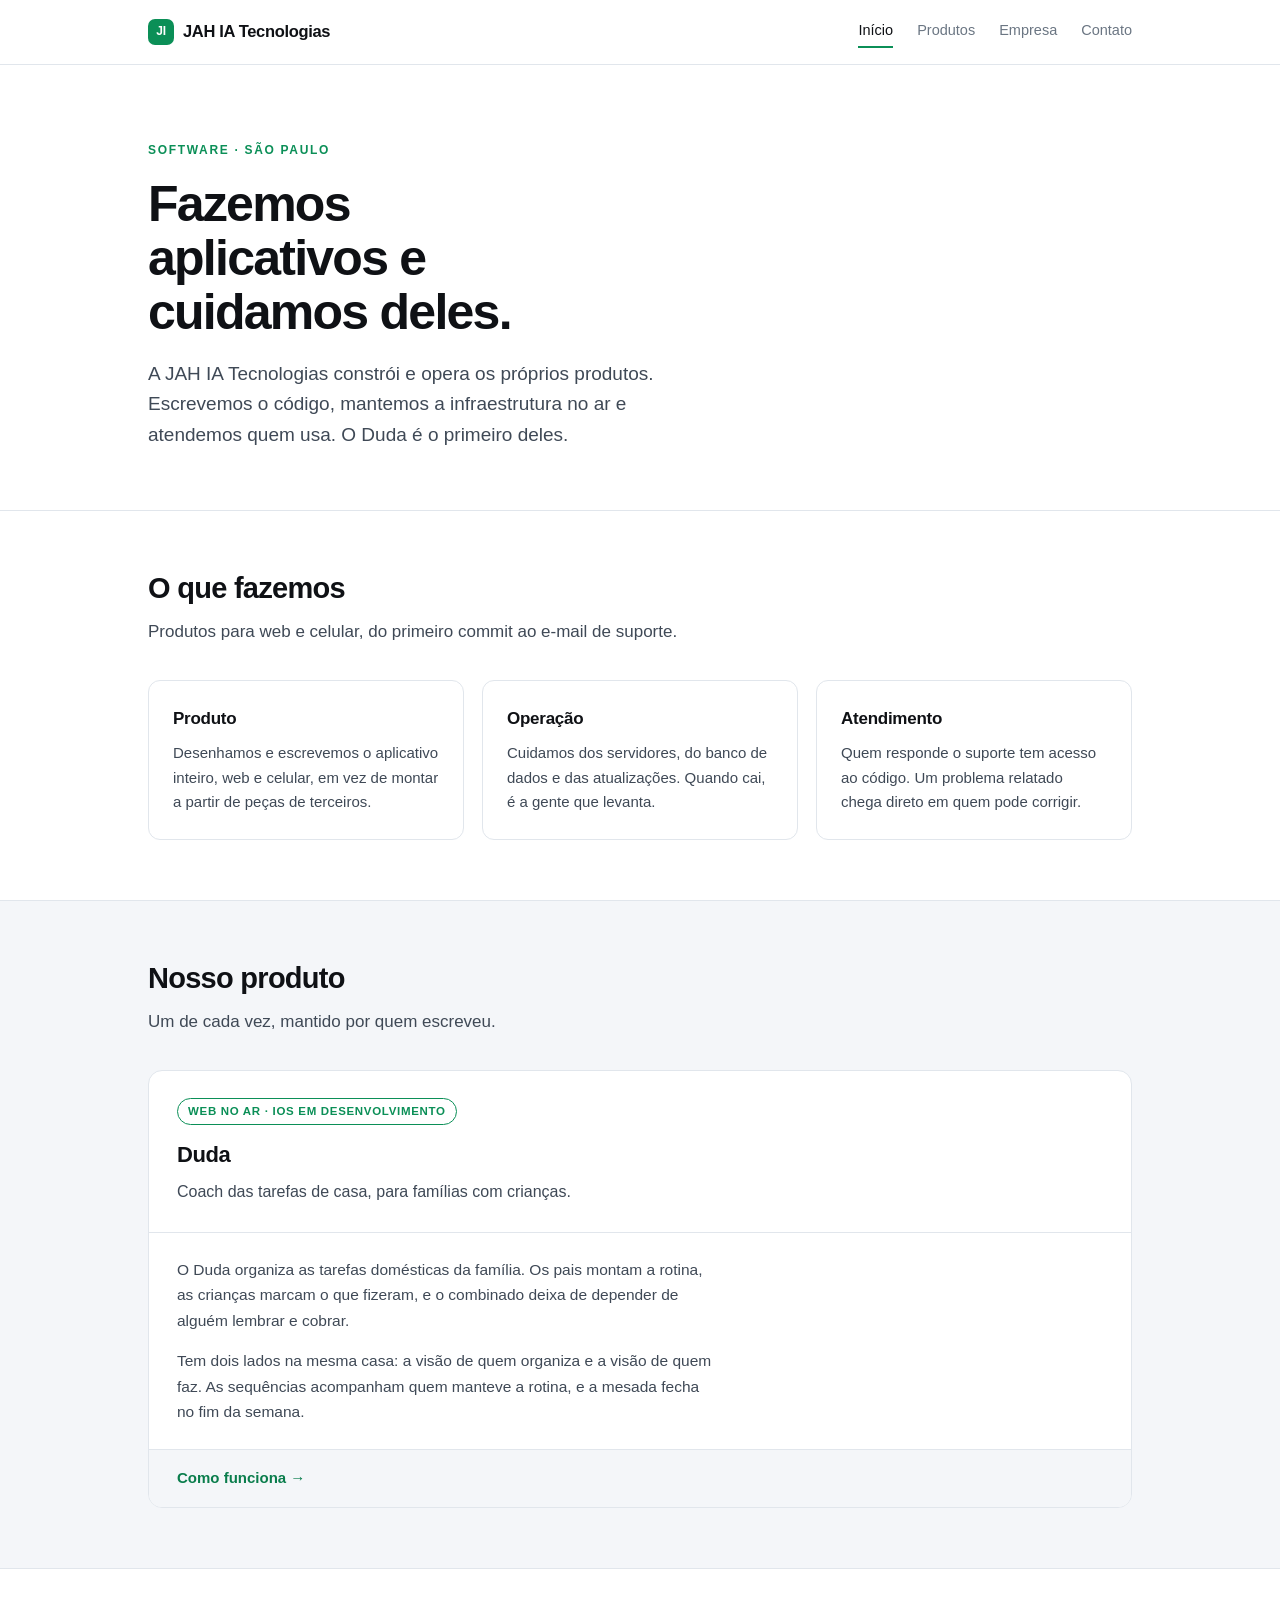
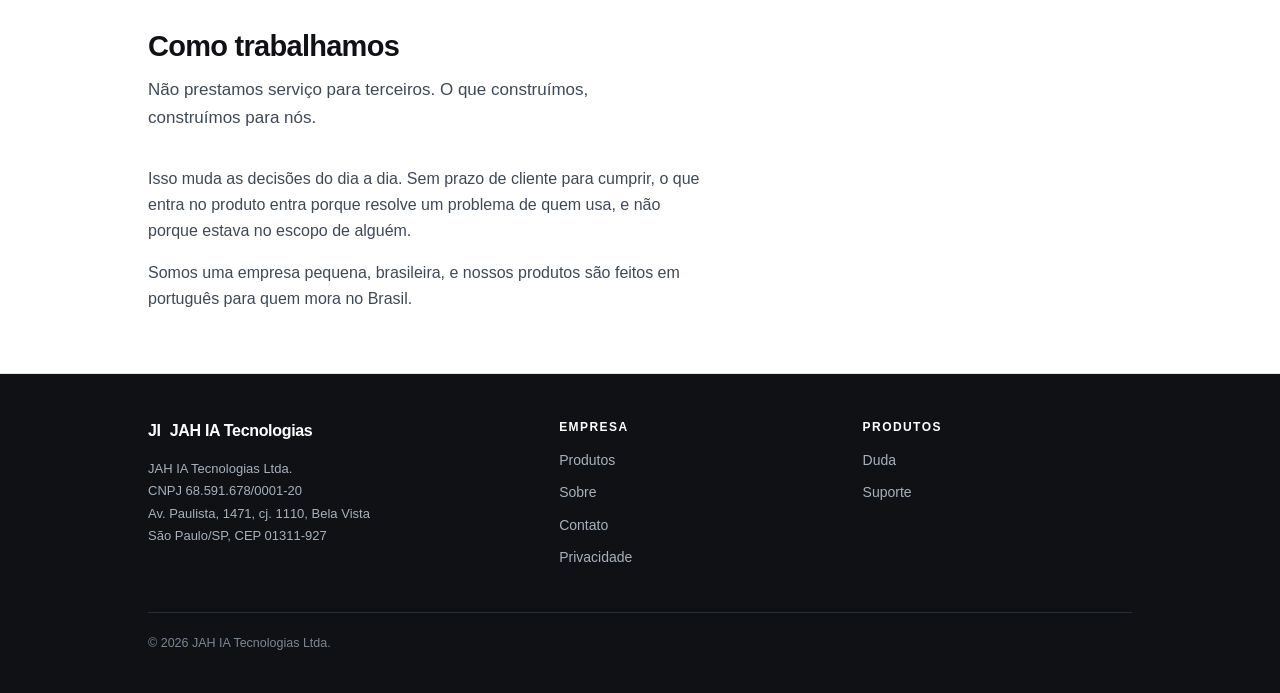
<file: index.html>
<!doctype html>
<html lang="pt-BR">
<head>
<meta charset="utf-8">
<meta name="viewport" content="width=device-width, initial-scale=1">
<title>JAH IA Tecnologias</title>
<meta name="description" content="Empresa de software em São Paulo. Construímos e operamos nossos próprios aplicativos para web e celular.">
<link rel="canonical" href="https://jahias.com/">
<meta property="og:title" content="JAH IA Tecnologias">
<meta property="og:description" content="Empresa de software em São Paulo. Construímos e operamos nossos próprios aplicativos para web e celular.">
<meta property="og:url" content="https://jahias.com/">
<meta property="og:type" content="website">
<meta property="og:locale" content="pt_BR">
<link rel="stylesheet" href="/style.css">
<script type="application/ld+json">
{"@context":"https://schema.org","@type":"Organization","@id":"https://jahias.com/#org",
"name":"JAH IA Tecnologias","legalName":"JAH IA TECNOLOGIAS LTDA","url":"https://jahias.com/",
"taxID":"68.591.678/0001-20","foundingDate":"2026-08-12",
"address":{"@type":"PostalAddress","streetAddress":"Avenida Paulista, 1471, Conjunto 1110",
"addressLocality":"São Paulo","addressRegion":"SP","postalCode":"01311-927","addressCountry":"BR"},
"contactPoint":[{"@type":"ContactPoint","contactType":"customer support","email":"contato@jahias.com",
"availableLanguage":["Portuguese"],"areaServed":"BR"}],
"owns":{"@type":"SoftwareApplication","name":"Duda","applicationCategory":"LifestyleApplication",
"url":"https://www.ajudaduda.com"}}
</script>
</head>
<body>
<header class="site-head">
  <div class="wrap">
    <a class="brand" href="/"><span class="glyph">JI</span>JAH IA Tecnologias</a>
    <nav class="nav">
      <a href="/" class="active">Início</a>
      <a href="/produtos/">Produtos</a>
      <a href="/empresa/">Empresa</a>
      <a href="/contato/">Contato</a>
    </nav>
  </div>
</header>
<div class="hero">
  <div class="wrap">
    <p class="eyebrow">Software · São Paulo</p>
    <h1>Fazemos aplicativos e cuidamos deles.</h1>
    <p class="lede">
      A JAH IA Tecnologias constrói e opera os próprios produtos. Escrevemos o
      código, mantemos a infraestrutura no ar e atendemos quem usa. O Duda é o
      primeiro deles.
    </p>
  </div>
</div>

<section>
  <div class="wrap">
    <h2>O que fazemos</h2>
    <p class="sub">
      Produtos para web e celular, do primeiro commit ao e-mail de suporte.
    </p>
    <div class="grid">
      <div class="card">
        <h3>Produto</h3>
        <p>Desenhamos e escrevemos o aplicativo inteiro, web e celular, em vez de montar a partir de peças de terceiros.</p>
      </div>
      <div class="card">
        <h3>Operação</h3>
        <p>Cuidamos dos servidores, do banco de dados e das atualizações. Quando cai, é a gente que levanta.</p>
      </div>
      <div class="card">
        <h3>Atendimento</h3>
        <p>Quem responde o suporte tem acesso ao código. Um problema relatado chega direto em quem pode corrigir.</p>
      </div>
    </div>
  </div>
</section>

<section class="tint">
  <div class="wrap">
    <h2>Nosso produto</h2>
    <p class="sub">Um de cada vez, mantido por quem escreveu.</p>
    <div class="prod">
      <div class="prod-top">
        <span class="badge">Web no ar · iOS em desenvolvimento</span>
        <h3>Duda</h3>
        <p>Coach das tarefas de casa, para famílias com crianças.</p>
      </div>
      <div class="prod-body">
        <p>
          O Duda organiza as tarefas domésticas da família. Os pais montam a
          rotina, as crianças marcam o que fizeram, e o combinado deixa de
          depender de alguém lembrar e cobrar.
        </p>
        <p>
          Tem dois lados na mesma casa: a visão de quem organiza e a visão de
          quem faz. As sequências acompanham quem manteve a rotina, e a mesada
          fecha no fim da semana.
        </p>
      </div>
      <div class="prod-foot">
        <a href="/produtos/">Como funciona &rarr;</a>
      </div>
    </div>
  </div>
</section>

<section>
  <div class="wrap">
    <h2>Como trabalhamos</h2>
    <p class="sub">
      Não prestamos serviço para terceiros. O que construímos, construímos para nós.
    </p>
    <p>
      Isso muda as decisões do dia a dia. Sem prazo de cliente para cumprir, o
      que entra no produto entra porque resolve um problema de quem usa, e não
      porque estava no escopo de alguém.
    </p>
    <p>
      Somos uma empresa pequena, brasileira, e nossos produtos são feitos em
      português para quem mora no Brasil.
    </p>
  </div>
</section>
<footer class="site-foot">
  <div class="wrap">
    <div class="foot-grid">
      <div>
        <div class="fbrand"><span class="glyph">JI</span>JAH IA Tecnologias</div>
        <address class="legal">
          JAH IA Tecnologias Ltda.<br>
          CNPJ 68.591.678/0001-20<br>
          Av. Paulista, 1471, cj. 1110, Bela Vista<br>
          São Paulo/SP, CEP 01311-927
        </address>
      </div>
      <div class="foot-col">
        <h4>Empresa</h4>
        <a href="/produtos/">Produtos</a>
        <a href="/empresa/">Sobre</a>
        <a href="/contato/">Contato</a>
        <a href="/privacidade/">Privacidade</a>
      </div>
      <div class="foot-col">
        <h4>Produtos</h4>
        <a href="https://www.ajudaduda.com">Duda</a>
        <a href="mailto:support@ajudaduda.com">Suporte</a>
      </div>
    </div>
    <div class="copy">© 2026 JAH IA Tecnologias Ltda.</div>
  </div>
</footer>
</body>
</html>
</file>
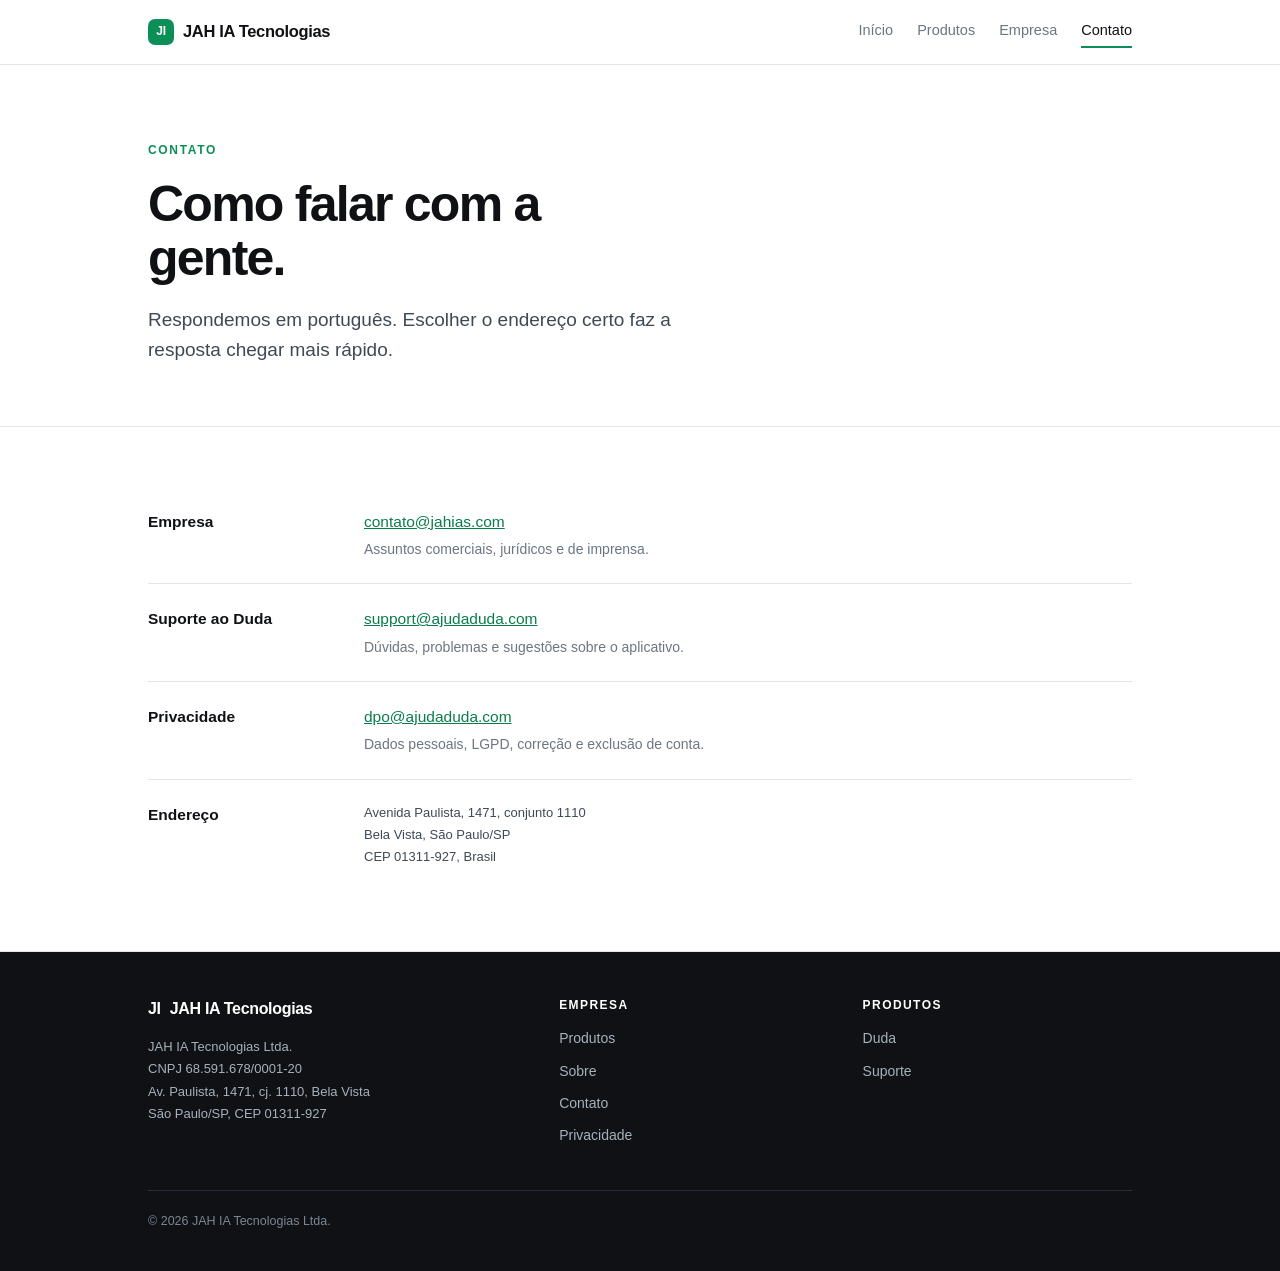
<file: contato/index.html>
<!doctype html>
<html lang="pt-BR">
<head>
<meta charset="utf-8">
<meta name="viewport" content="width=device-width, initial-scale=1">
<title>Contato — JAH IA Tecnologias</title>
<meta name="description" content="Contato comercial, suporte ao Duda, privacidade e endereço da JAH IA Tecnologias.">
<link rel="canonical" href="https://jahias.com/contato/">
<meta property="og:title" content="Contato — JAH IA Tecnologias">
<meta property="og:description" content="Contato comercial, suporte ao Duda, privacidade e endereço da JAH IA Tecnologias.">
<meta property="og:url" content="https://jahias.com/contato/">
<meta property="og:type" content="website">
<meta property="og:locale" content="pt_BR">
<link rel="stylesheet" href="/style.css">

</head>
<body>
<header class="site-head">
  <div class="wrap">
    <a class="brand" href="/"><span class="glyph">JI</span>JAH IA Tecnologias</a>
    <nav class="nav">
      <a href="/">Início</a>
      <a href="/produtos/">Produtos</a>
      <a href="/empresa/">Empresa</a>
      <a href="/contato/" class="active">Contato</a>
    </nav>
  </div>
</header>
<div class="hero">
  <div class="wrap">
    <p class="eyebrow">Contato</p>
    <h1>Como falar com a gente.</h1>
    <p class="lede">
      Respondemos em português. Escolher o endereço certo faz a resposta chegar
      mais rápido.
    </p>
  </div>
</div>

<section>
  <div class="wrap">
    <div class="crow">
      <h3>Empresa</h3>
      <div>
        <p><a href="mailto:contato@jahias.com">contato@jahias.com</a></p>
        <p class="note">Assuntos comerciais, jurídicos e de imprensa.</p>
      </div>
    </div>
    <div class="crow">
      <h3>Suporte ao Duda</h3>
      <div>
        <p><a href="mailto:support@ajudaduda.com">support@ajudaduda.com</a></p>
        <p class="note">Dúvidas, problemas e sugestões sobre o aplicativo.</p>
      </div>
    </div>
    <div class="crow">
      <h3>Privacidade</h3>
      <div>
        <p><a href="mailto:dpo@ajudaduda.com">dpo@ajudaduda.com</a></p>
        <p class="note">Dados pessoais, LGPD, correção e exclusão de conta.</p>
      </div>
    </div>
    <div class="crow">
      <h3>Endereço</h3>
      <div>
        <address class="legal" style="color:var(--body)">
          Avenida Paulista, 1471, conjunto 1110<br>
          Bela Vista, São Paulo/SP<br>
          CEP 01311-927, Brasil
        </address>
      </div>
    </div>
  </div>
</section>
<footer class="site-foot">
  <div class="wrap">
    <div class="foot-grid">
      <div>
        <div class="fbrand"><span class="glyph">JI</span>JAH IA Tecnologias</div>
        <address class="legal">
          JAH IA Tecnologias Ltda.<br>
          CNPJ 68.591.678/0001-20<br>
          Av. Paulista, 1471, cj. 1110, Bela Vista<br>
          São Paulo/SP, CEP 01311-927
        </address>
      </div>
      <div class="foot-col">
        <h4>Empresa</h4>
        <a href="/produtos/">Produtos</a>
        <a href="/empresa/">Sobre</a>
        <a href="/contato/">Contato</a>
        <a href="/privacidade/">Privacidade</a>
      </div>
      <div class="foot-col">
        <h4>Produtos</h4>
        <a href="https://www.ajudaduda.com">Duda</a>
        <a href="mailto:support@ajudaduda.com">Suporte</a>
      </div>
    </div>
    <div class="copy">© 2026 JAH IA Tecnologias Ltda.</div>
  </div>
</footer>
</body>
</html>
</file>
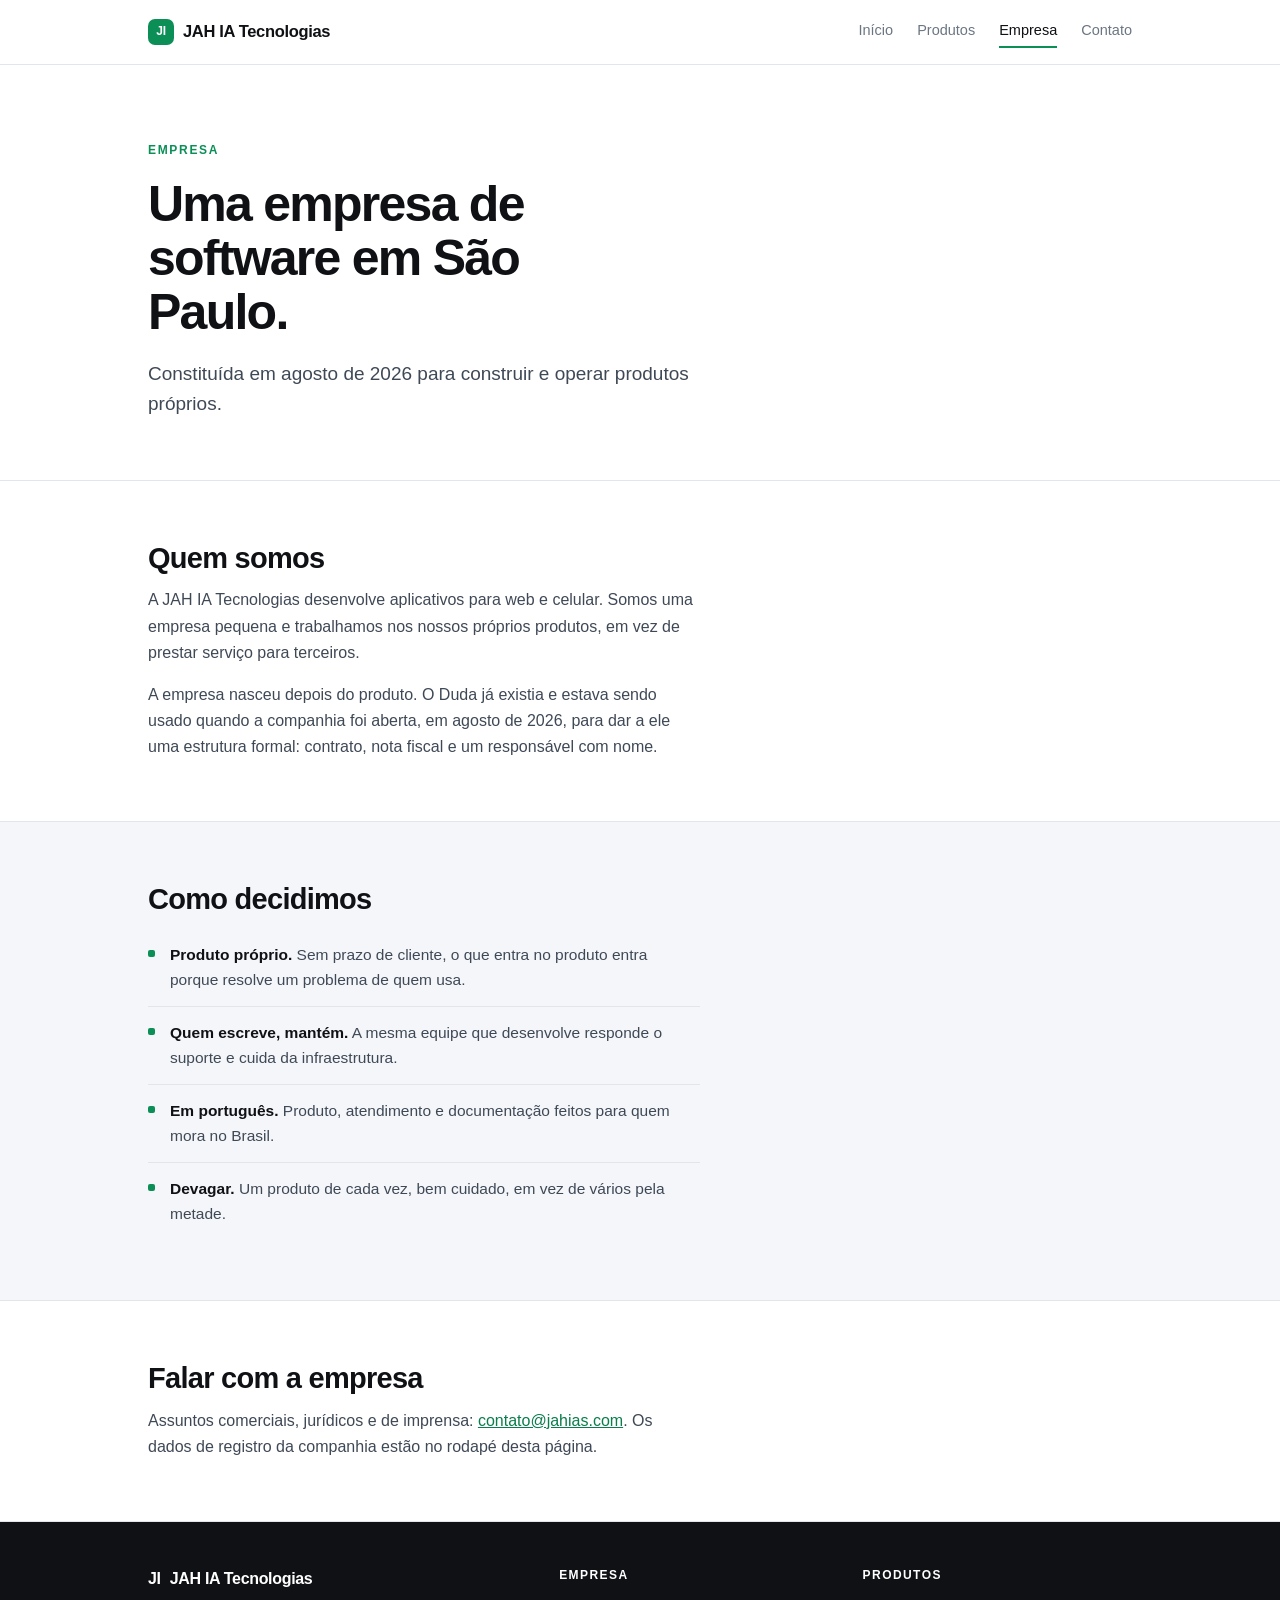
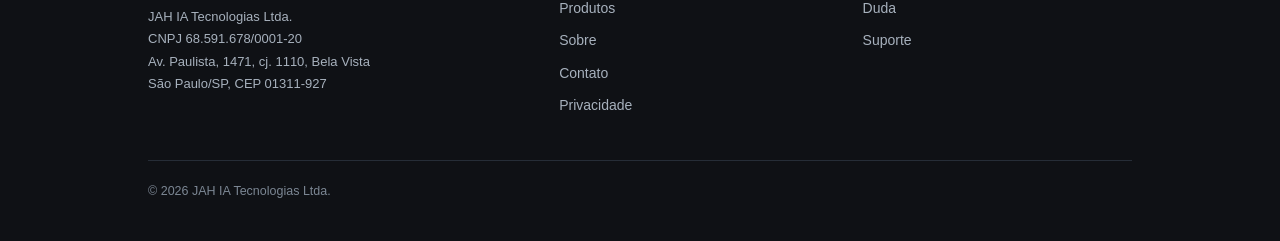
<file: empresa/index.html>
<!doctype html>
<html lang="pt-BR">
<head>
<meta charset="utf-8">
<meta name="viewport" content="width=device-width, initial-scale=1">
<title>Empresa — JAH IA Tecnologias</title>
<meta name="description" content="Empresa brasileira de software, sediada em São Paulo, constituída em agosto de 2026.">
<link rel="canonical" href="https://jahias.com/empresa/">
<meta property="og:title" content="Empresa — JAH IA Tecnologias">
<meta property="og:description" content="Empresa brasileira de software, sediada em São Paulo, constituída em agosto de 2026.">
<meta property="og:url" content="https://jahias.com/empresa/">
<meta property="og:type" content="website">
<meta property="og:locale" content="pt_BR">
<link rel="stylesheet" href="/style.css">

</head>
<body>
<header class="site-head">
  <div class="wrap">
    <a class="brand" href="/"><span class="glyph">JI</span>JAH IA Tecnologias</a>
    <nav class="nav">
      <a href="/">Início</a>
      <a href="/produtos/">Produtos</a>
      <a href="/empresa/" class="active">Empresa</a>
      <a href="/contato/">Contato</a>
    </nav>
  </div>
</header>
<div class="hero">
  <div class="wrap">
    <p class="eyebrow">Empresa</p>
    <h1>Uma empresa de software em São Paulo.</h1>
    <p class="lede">
      Constituída em agosto de 2026 para construir e operar produtos próprios.
    </p>
  </div>
</div>

<section>
  <div class="wrap">
    <h2>Quem somos</h2>
    <p>
      A JAH IA Tecnologias desenvolve aplicativos para web e celular. Somos uma
      empresa pequena e trabalhamos nos nossos próprios produtos, em vez de
      prestar serviço para terceiros.
    </p>
    <p>
      A empresa nasceu depois do produto. O Duda já existia e estava sendo usado
      quando a companhia foi aberta, em agosto de 2026, para dar a ele uma
      estrutura formal: contrato, nota fiscal e um responsável com nome.
    </p>
  </div>
</section>

<section class="tint">
  <div class="wrap">
    <h2>Como decidimos</h2>
    <ul class="plain">
      <li><b>Produto próprio.</b> Sem prazo de cliente, o que entra no produto entra porque resolve um problema de quem usa.</li>
      <li><b>Quem escreve, mantém.</b> A mesma equipe que desenvolve responde o suporte e cuida da infraestrutura.</li>
      <li><b>Em português.</b> Produto, atendimento e documentação feitos para quem mora no Brasil.</li>
      <li><b>Devagar.</b> Um produto de cada vez, bem cuidado, em vez de vários pela metade.</li>
    </ul>
  </div>
</section>

<section>
  <div class="wrap">
    <h2>Falar com a empresa</h2>
    <p>
      Assuntos comerciais, jurídicos e de imprensa:
      <a href="mailto:contato@jahias.com">contato@jahias.com</a>.
      Os dados de registro da companhia estão no rodapé desta página.
    </p>
  </div>
</section>
<footer class="site-foot">
  <div class="wrap">
    <div class="foot-grid">
      <div>
        <div class="fbrand"><span class="glyph">JI</span>JAH IA Tecnologias</div>
        <address class="legal">
          JAH IA Tecnologias Ltda.<br>
          CNPJ 68.591.678/0001-20<br>
          Av. Paulista, 1471, cj. 1110, Bela Vista<br>
          São Paulo/SP, CEP 01311-927
        </address>
      </div>
      <div class="foot-col">
        <h4>Empresa</h4>
        <a href="/produtos/">Produtos</a>
        <a href="/empresa/">Sobre</a>
        <a href="/contato/">Contato</a>
        <a href="/privacidade/">Privacidade</a>
      </div>
      <div class="foot-col">
        <h4>Produtos</h4>
        <a href="https://www.ajudaduda.com">Duda</a>
        <a href="mailto:support@ajudaduda.com">Suporte</a>
      </div>
    </div>
    <div class="copy">© 2026 JAH IA Tecnologias Ltda.</div>
  </div>
</footer>
</body>
</html>
</file>
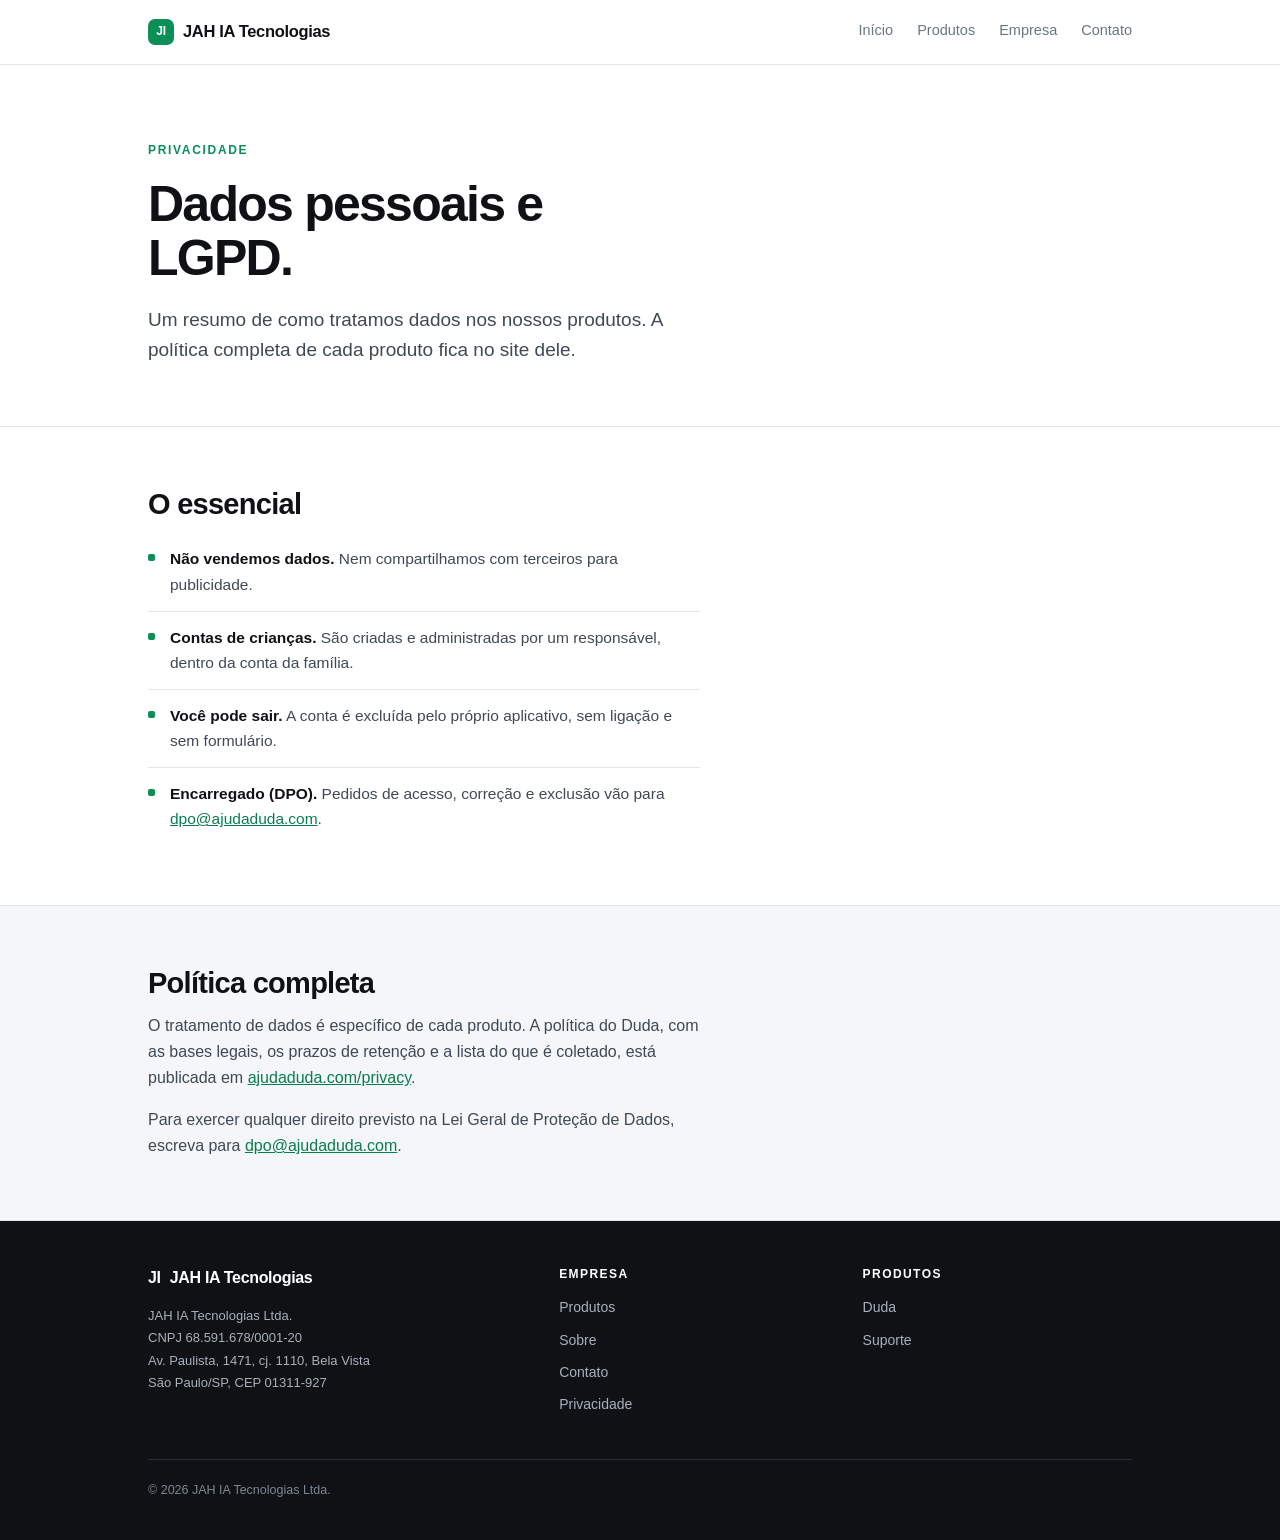
<file: privacidade/index.html>
<!doctype html>
<html lang="pt-BR">
<head>
<meta charset="utf-8">
<meta name="viewport" content="width=device-width, initial-scale=1">
<title>Privacidade — JAH IA Tecnologias</title>
<meta name="description" content="Como a JAH IA Tecnologias trata dados pessoais nos seus produtos, e como exercer seus direitos sob a LGPD.">
<link rel="canonical" href="https://jahias.com/privacidade/">
<meta property="og:title" content="Privacidade — JAH IA Tecnologias">
<meta property="og:description" content="Como a JAH IA Tecnologias trata dados pessoais nos seus produtos, e como exercer seus direitos sob a LGPD.">
<meta property="og:url" content="https://jahias.com/privacidade/">
<meta property="og:type" content="website">
<meta property="og:locale" content="pt_BR">
<link rel="stylesheet" href="/style.css">

</head>
<body>
<header class="site-head">
  <div class="wrap">
    <a class="brand" href="/"><span class="glyph">JI</span>JAH IA Tecnologias</a>
    <nav class="nav">
      <a href="/">Início</a>
      <a href="/produtos/">Produtos</a>
      <a href="/empresa/">Empresa</a>
      <a href="/contato/">Contato</a>
    </nav>
  </div>
</header>
<div class="hero">
  <div class="wrap">
    <p class="eyebrow">Privacidade</p>
    <h1>Dados pessoais e LGPD.</h1>
    <p class="lede">
      Um resumo de como tratamos dados nos nossos produtos. A política completa
      de cada produto fica no site dele.
    </p>
  </div>
</div>

<section>
  <div class="wrap">
    <h2>O essencial</h2>
    <ul class="plain">
      <li><b>Não vendemos dados.</b> Nem compartilhamos com terceiros para publicidade.</li>
      <li><b>Contas de crianças.</b> São criadas e administradas por um responsável, dentro da conta da família.</li>
      <li><b>Você pode sair.</b> A conta é excluída pelo próprio aplicativo, sem ligação e sem formulário.</li>
      <li><b>Encarregado (DPO).</b> Pedidos de acesso, correção e exclusão vão para <a href="mailto:dpo@ajudaduda.com">dpo@ajudaduda.com</a>.</li>
    </ul>
  </div>
</section>

<section class="tint">
  <div class="wrap">
    <h2>Política completa</h2>
    <p>
      O tratamento de dados é específico de cada produto. A política do Duda,
      com as bases legais, os prazos de retenção e a lista do que é coletado,
      está publicada em
      <a href="https://www.ajudaduda.com/privacy">ajudaduda.com/privacy</a>.
    </p>
    <p>
      Para exercer qualquer direito previsto na Lei Geral de Proteção de Dados,
      escreva para <a href="mailto:dpo@ajudaduda.com">dpo@ajudaduda.com</a>.
    </p>
  </div>
</section>
<footer class="site-foot">
  <div class="wrap">
    <div class="foot-grid">
      <div>
        <div class="fbrand"><span class="glyph">JI</span>JAH IA Tecnologias</div>
        <address class="legal">
          JAH IA Tecnologias Ltda.<br>
          CNPJ 68.591.678/0001-20<br>
          Av. Paulista, 1471, cj. 1110, Bela Vista<br>
          São Paulo/SP, CEP 01311-927
        </address>
      </div>
      <div class="foot-col">
        <h4>Empresa</h4>
        <a href="/produtos/">Produtos</a>
        <a href="/empresa/">Sobre</a>
        <a href="/contato/">Contato</a>
        <a href="/privacidade/">Privacidade</a>
      </div>
      <div class="foot-col">
        <h4>Produtos</h4>
        <a href="https://www.ajudaduda.com">Duda</a>
        <a href="mailto:support@ajudaduda.com">Suporte</a>
      </div>
    </div>
    <div class="copy">© 2026 JAH IA Tecnologias Ltda.</div>
  </div>
</footer>
</body>
</html>
</file>
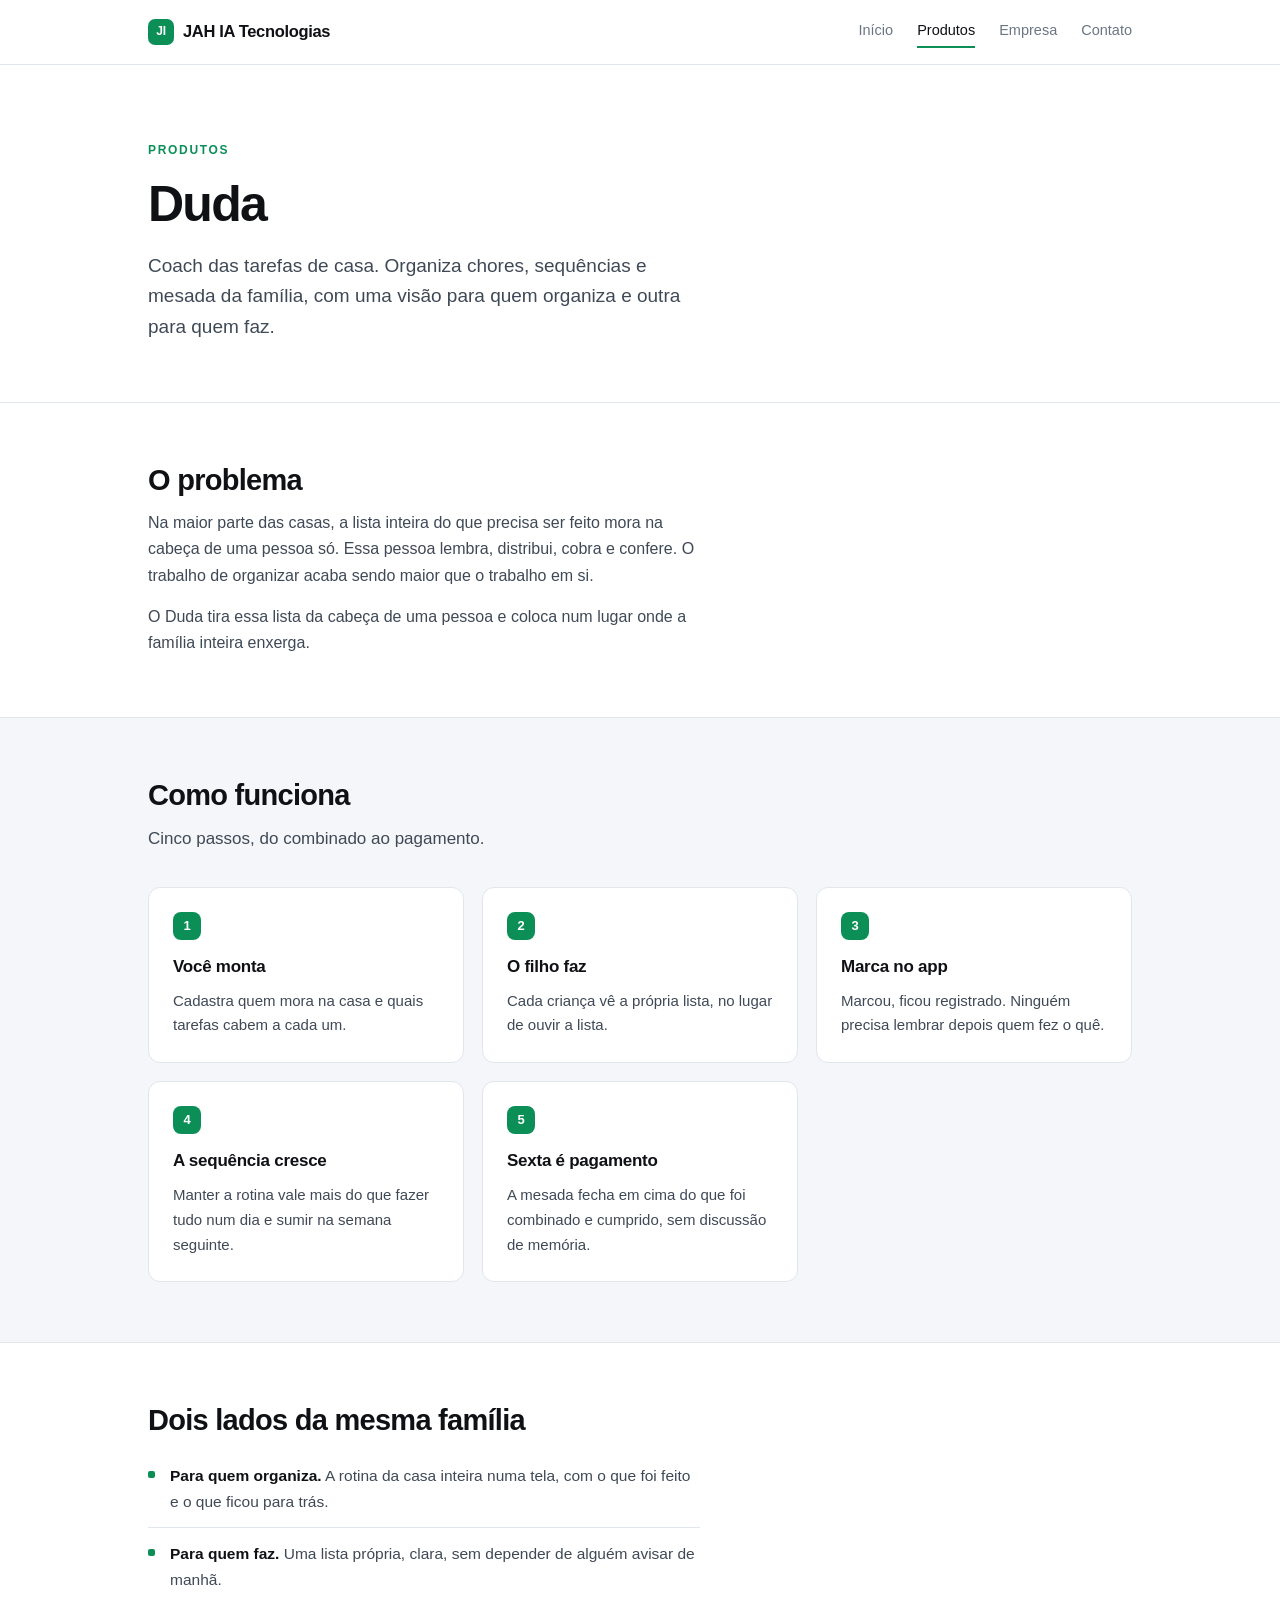
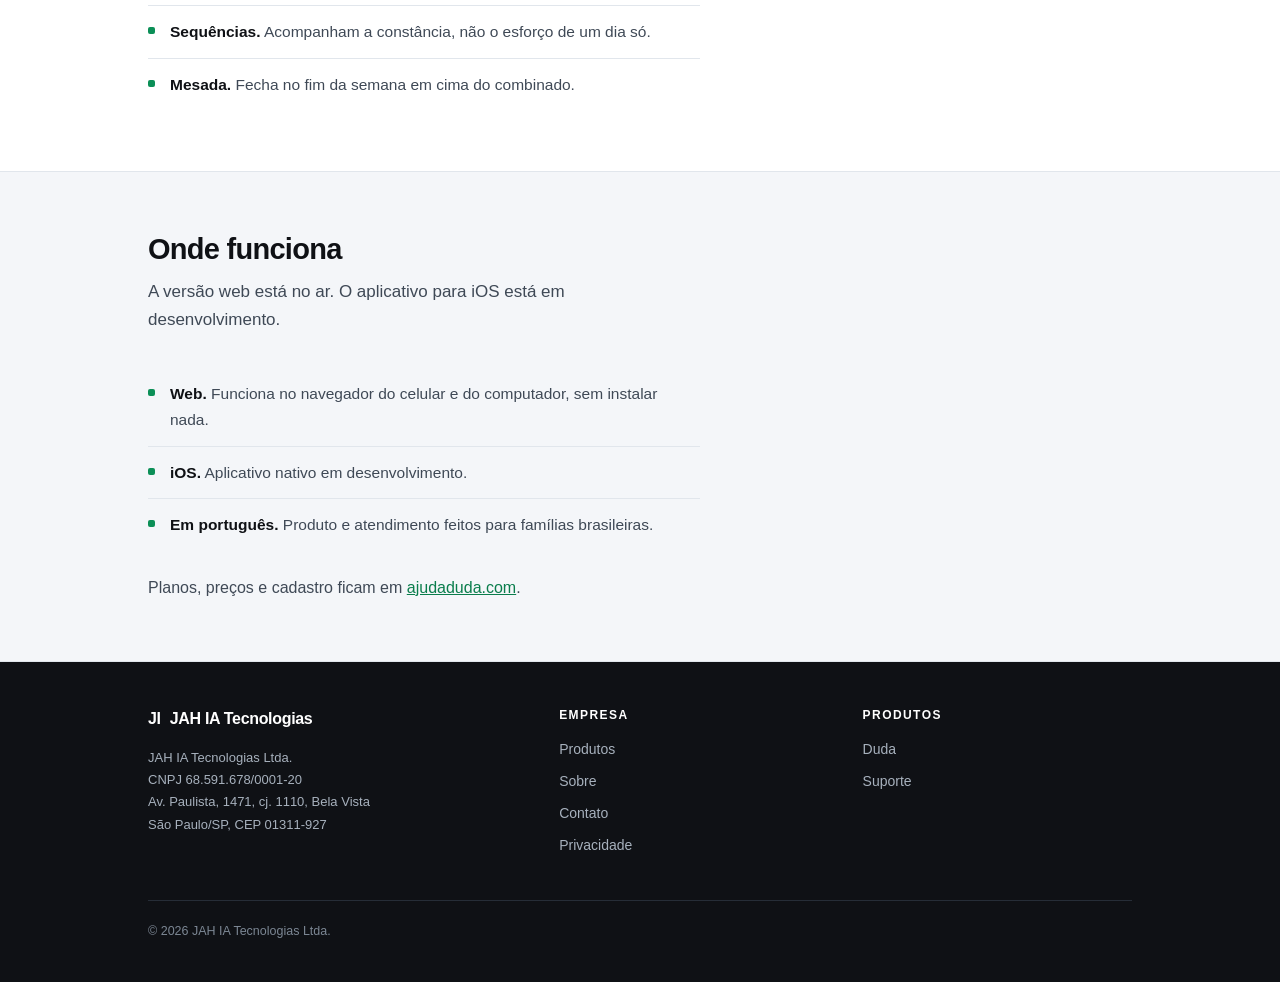
<file: produtos/index.html>
<!doctype html>
<html lang="pt-BR">
<head>
<meta charset="utf-8">
<meta name="viewport" content="width=device-width, initial-scale=1">
<title>Produtos — JAH IA Tecnologias</title>
<meta name="description" content="O Duda: coach das tarefas de casa para famílias com crianças. Como funciona, planos e plataformas.">
<link rel="canonical" href="https://jahias.com/produtos/">
<meta property="og:title" content="Produtos — JAH IA Tecnologias">
<meta property="og:description" content="O Duda: coach das tarefas de casa para famílias com crianças. Como funciona, planos e plataformas.">
<meta property="og:url" content="https://jahias.com/produtos/">
<meta property="og:type" content="website">
<meta property="og:locale" content="pt_BR">
<link rel="stylesheet" href="/style.css">

</head>
<body>
<header class="site-head">
  <div class="wrap">
    <a class="brand" href="/"><span class="glyph">JI</span>JAH IA Tecnologias</a>
    <nav class="nav">
      <a href="/">Início</a>
      <a href="/produtos/" class="active">Produtos</a>
      <a href="/empresa/">Empresa</a>
      <a href="/contato/">Contato</a>
    </nav>
  </div>
</header>
<div class="hero">
  <div class="wrap">
    <p class="eyebrow">Produtos</p>
    <h1>Duda</h1>
    <p class="lede">
      Coach das tarefas de casa. Organiza chores, sequências e mesada da
      família, com uma visão para quem organiza e outra para quem faz.
    </p>
  </div>
</div>

<section>
  <div class="wrap">
    <h2>O problema</h2>
    <p>
      Na maior parte das casas, a lista inteira do que precisa ser feito mora na
      cabeça de uma pessoa só. Essa pessoa lembra, distribui, cobra e confere.
      O trabalho de organizar acaba sendo maior que o trabalho em si.
    </p>
    <p>
      O Duda tira essa lista da cabeça de uma pessoa e coloca num lugar onde a
      família inteira enxerga.
    </p>
  </div>
</section>

<section class="tint">
  <div class="wrap">
    <h2>Como funciona</h2>
    <p class="sub">Cinco passos, do combinado ao pagamento.</p>
    <div class="grid">
      <div class="card"><div class="num">1</div><h3>Você monta</h3><p>Cadastra quem mora na casa e quais tarefas cabem a cada um.</p></div>
      <div class="card"><div class="num">2</div><h3>O filho faz</h3><p>Cada criança vê a própria lista, no lugar de ouvir a lista.</p></div>
      <div class="card"><div class="num">3</div><h3>Marca no app</h3><p>Marcou, ficou registrado. Ninguém precisa lembrar depois quem fez o quê.</p></div>
      <div class="card"><div class="num">4</div><h3>A sequência cresce</h3><p>Manter a rotina vale mais do que fazer tudo num dia e sumir na semana seguinte.</p></div>
      <div class="card"><div class="num">5</div><h3>Sexta é pagamento</h3><p>A mesada fecha em cima do que foi combinado e cumprido, sem discussão de memória.</p></div>
    </div>
  </div>
</section>

<section>
  <div class="wrap">
    <h2>Dois lados da mesma família</h2>
    <ul class="plain">
      <li><b>Para quem organiza.</b> A rotina da casa inteira numa tela, com o que foi feito e o que ficou para trás.</li>
      <li><b>Para quem faz.</b> Uma lista própria, clara, sem depender de alguém avisar de manhã.</li>
      <li><b>Sequências.</b> Acompanham a constância, não o esforço de um dia só.</li>
      <li><b>Mesada.</b> Fecha no fim da semana em cima do combinado.</li>
    </ul>
  </div>
</section>

<section class="tint">
  <div class="wrap">
    <h2>Onde funciona</h2>
    <p class="sub">
      A versão web está no ar. O aplicativo para iOS está em desenvolvimento.
    </p>
    <ul class="plain">
      <li><b>Web.</b> Funciona no navegador do celular e do computador, sem instalar nada.</li>
      <li><b>iOS.</b> Aplicativo nativo em desenvolvimento.</li>
      <li><b>Em português.</b> Produto e atendimento feitos para famílias brasileiras.</li>
    </ul>
    <p style="margin-top:24px">
      Planos, preços e cadastro ficam em
      <a href="https://www.ajudaduda.com">ajudaduda.com</a>.
    </p>
  </div>
</section>
<footer class="site-foot">
  <div class="wrap">
    <div class="foot-grid">
      <div>
        <div class="fbrand"><span class="glyph">JI</span>JAH IA Tecnologias</div>
        <address class="legal">
          JAH IA Tecnologias Ltda.<br>
          CNPJ 68.591.678/0001-20<br>
          Av. Paulista, 1471, cj. 1110, Bela Vista<br>
          São Paulo/SP, CEP 01311-927
        </address>
      </div>
      <div class="foot-col">
        <h4>Empresa</h4>
        <a href="/produtos/">Produtos</a>
        <a href="/empresa/">Sobre</a>
        <a href="/contato/">Contato</a>
        <a href="/privacidade/">Privacidade</a>
      </div>
      <div class="foot-col">
        <h4>Produtos</h4>
        <a href="https://www.ajudaduda.com">Duda</a>
        <a href="mailto:support@ajudaduda.com">Suporte</a>
      </div>
    </div>
    <div class="copy">© 2026 JAH IA Tecnologias Ltda.</div>
  </div>
</footer>
</body>
</html>
</file>
<file: style.css>
/* jahias.com — JAH IA Tecnologias */

:root{
  --bg:#ffffff; --alt:#f4f6f9; --panel:#ffffff;
  --ink:#0f1115; --body:#3f4956; --faint:#6b7683;
  --line:#e1e6ec; --green:#0b8f57; --link:#0a7d4c;
  --dark:#0f1115; --dark-line:#262d37; --dark-body:#a7b1bd;
}
@media (prefers-color-scheme:dark){
  :root:not([data-theme="light"]){
    --bg:#0f1115; --alt:#161a20; --panel:#161a20;
    --ink:#f2f5f8; --body:#b3bcc7; --faint:#828d9a;
    --line:#252c36; --green:#3ac489; --link:#4dd398;
    --dark:#080a0d; --dark-line:#222932; --dark-body:#9aa4b1;
  }
}
*{box-sizing:border-box}
html{-webkit-text-size-adjust:100%}
body{
  margin:0;background:var(--bg);color:var(--body);
  font:16px/1.65 -apple-system,BlinkMacSystemFont,"Segoe UI",Inter,Roboto,Helvetica,Arial,sans-serif;
  -webkit-font-smoothing:antialiased;
}
.wrap{max-width:1040px;margin:0 auto;padding:0 28px}
h1,h2,h3{color:var(--ink)}
a{color:var(--link)}

/* ---------- header ---------- */
.site-head{border-bottom:1px solid var(--line);background:var(--panel);position:sticky;top:0;z-index:20}
.site-head .wrap{display:flex;align-items:center;justify-content:space-between;gap:20px;min-height:64px;flex-wrap:wrap}
.brand{display:flex;align-items:center;gap:9px;font-weight:750;font-size:16.5px;letter-spacing:-.02em;text-decoration:none;color:var(--ink)}
.brand .glyph{
  width:26px;height:26px;border-radius:7px;background:var(--green);color:#fff;
  display:grid;place-items:center;font-size:12px;font-weight:800;letter-spacing:-.03em;flex:none;
}
.nav{display:flex;gap:24px;flex-wrap:wrap}
.nav a{text-decoration:none;color:var(--faint);font-size:14.5px;font-weight:500;padding:3px 0;border-bottom:2px solid transparent}
.nav a:hover{color:var(--ink)}
.nav a.active{color:var(--ink);border-bottom-color:var(--green)}

/* ---------- hero ---------- */
.hero{padding:76px 0 60px;border-bottom:1px solid var(--line)}
.hero h1{
  font-size:clamp(32px,5.2vw,50px);line-height:1.08;letter-spacing:-.035em;
  font-weight:760;margin:0 0 20px;max-width:16ch;
}
.hero .lede{font-size:19px;line-height:1.6;margin:0;max-width:54ch;color:var(--body)}
.eyebrow{
  font-size:12px;text-transform:uppercase;letter-spacing:.14em;color:var(--green);
  font-weight:750;margin:0 0 16px;
}

/* ---------- generic section ---------- */
section{padding:60px 0;border-bottom:1px solid var(--line)}
section.tint{background:var(--alt)}
section > .wrap > h2{
  font-size:clamp(22px,3vw,29px);letter-spacing:-.025em;font-weight:720;
  margin:0 0 12px;line-height:1.2;
}
.sub{font-size:17px;margin:0 0 34px;max-width:56ch;color:var(--body)}
p{margin:0 0 15px;max-width:62ch}
p:last-child{margin-bottom:0}

/* ---------- cards ---------- */
.grid{display:grid;gap:18px;grid-template-columns:repeat(auto-fit,minmax(248px,1fr))}
.card{
  background:var(--panel);border:1px solid var(--line);border-radius:12px;padding:24px;
}
.card h3{margin:0 0 8px;font-size:17px;letter-spacing:-.015em;font-weight:680}
.card p{font-size:15px;margin:0;color:var(--body)}
.num{
  display:grid;place-items:center;width:28px;height:28px;border-radius:8px;
  background:var(--green);color:#fff;font-size:13px;font-weight:750;margin-bottom:13px;
}

/* ---------- product block ---------- */
.prod{border:1px solid var(--line);border-radius:14px;overflow:hidden;background:var(--panel)}
.prod-top{padding:26px 28px;border-bottom:1px solid var(--line)}
.prod-top h3{margin:0 0 6px;font-size:22px;letter-spacing:-.02em;font-weight:730}
.badge{
  display:inline-block;font-size:11.5px;font-weight:700;letter-spacing:.06em;text-transform:uppercase;
  color:var(--green);border:1px solid var(--green);border-radius:20px;padding:3px 10px;margin-bottom:12px;
}
.prod-body{padding:24px 28px}
.prod-body p{font-size:15.5px}
.prod-foot{padding:16px 28px;background:var(--alt);border-top:1px solid var(--line);font-size:15px}
.prod-foot a{font-weight:600;text-decoration:none}
.prod-foot a:hover{text-decoration:underline}

/* ---------- plain list ---------- */
ul.plain{margin:0;padding:0;list-style:none}
ul.plain li{
  padding:13px 0 13px 22px;border-bottom:1px solid var(--line);position:relative;
  font-size:15.5px;max-width:64ch;
}
ul.plain li:last-child{border-bottom:0}
ul.plain li::before{
  content:"";position:absolute;left:0;top:21px;width:7px;height:7px;border-radius:2px;background:var(--green);
}
ul.plain b{color:var(--ink);font-weight:640}

/* ---------- contact rows ---------- */
.crow{display:grid;grid-template-columns:190px 1fr;gap:26px;padding:22px 0;border-bottom:1px solid var(--line)}
.crow:last-child{border-bottom:0}
.crow h3{margin:0;font-size:15.5px;font-weight:650}
.crow p{margin:0;font-size:15.5px}
.crow .note{color:var(--faint);font-size:14px;margin-top:4px}

/* ---------- footer ---------- */
.site-foot{background:var(--dark);color:var(--dark-body);padding:44px 0 40px}
.foot-grid{display:grid;grid-template-columns:1.4fr 1fr 1fr;gap:34px}
.site-foot .fbrand{display:flex;align-items:center;gap:9px;font-weight:750;font-size:16px;color:#fff;letter-spacing:-.02em;margin-bottom:14px}
.legal{font-style:normal;font-size:13px;line-height:1.72;color:var(--dark-body)}
.foot-col h4{margin:0 0 12px;font-size:12px;text-transform:uppercase;letter-spacing:.12em;color:#fff;font-weight:700}
.foot-col a{display:block;font-size:14px;color:var(--dark-body);text-decoration:none;margin-bottom:9px}
.foot-col a:hover{color:#fff}
.copy{
  margin-top:34px;padding-top:20px;border-top:1px solid var(--dark-line);
  font-size:12.5px;color:#7c8794;
}

@media (max-width:760px){
  .foot-grid{grid-template-columns:1fr;gap:28px}
  .crow{grid-template-columns:1fr;gap:6px}
  .hero{padding:52px 0 44px}
  section{padding:44px 0}
}
</file>
